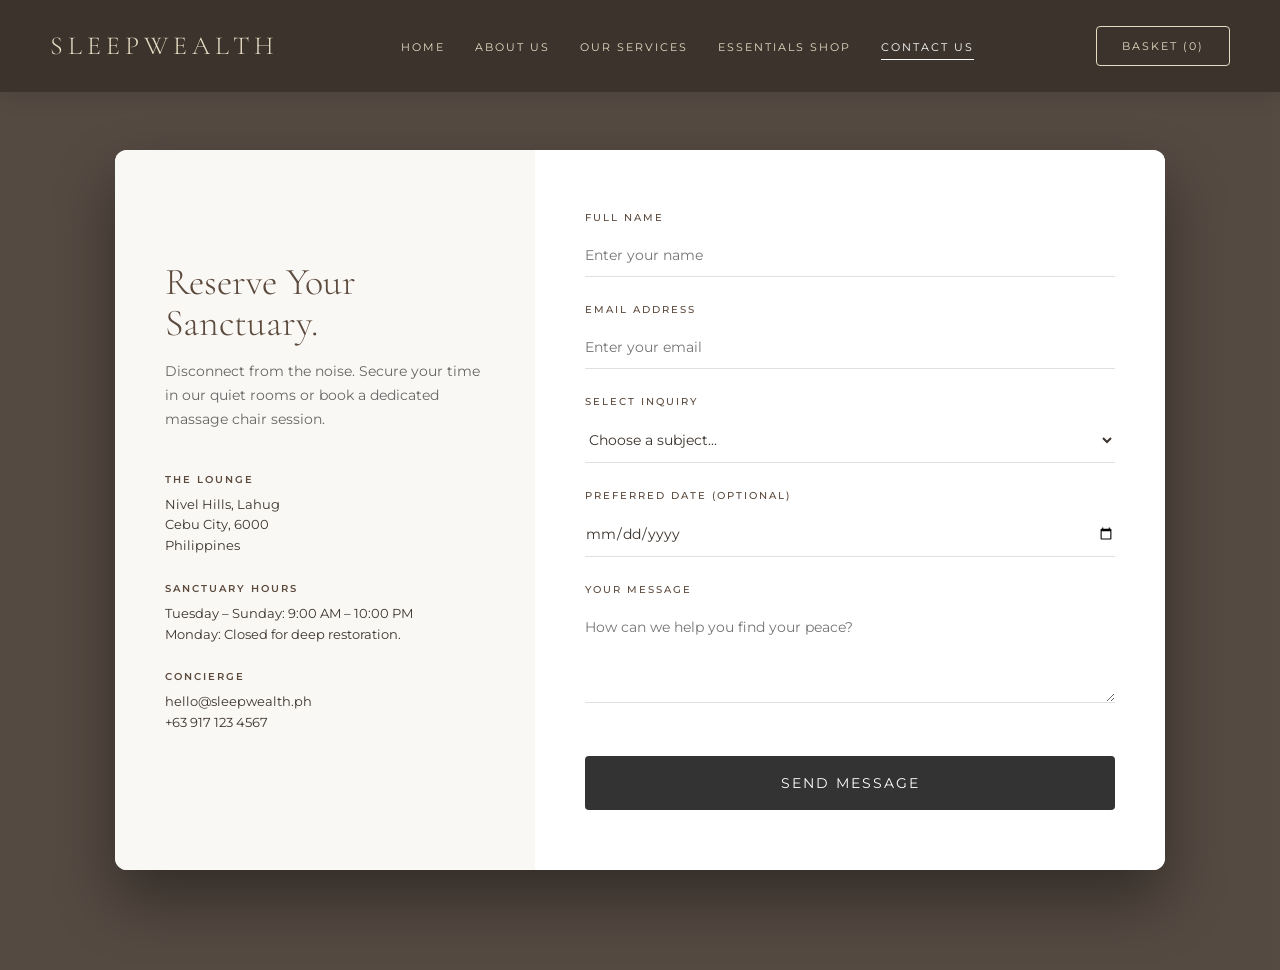
<file: contact.html>
<!DOCTYPE html>
<html lang="en">
<head>
    <meta charset="UTF-8">
    <meta name="viewport" content="width=device-width, initial-scale=1.0">
    <title>Sleepwealth | Contact & Reservations</title>
    
    <link rel="stylesheet" href="style.css">
    
    <link href="https://fonts.googleapis.com/css2?family=Cormorant+Garamond:ital,wght@0,300;0,500;1,300&family=Montserrat:wght@300;400;500&display=swap" rel="stylesheet">
    
    <link rel="stylesheet" href="https://cdn.snipcart.com/themes/v3.0.31/default/snipcart.css" />
</head>
<body class="fade-in-page">

    <header class="solid-header">
        <div class="logo">SLEEPWEALTH</div>
        <nav>
            <ul class="nav-links">
                <li><a href="index.html">Home</a></li>
                <li><a href="about.html">About Us</a></li>
                <li><a href="index.html#services">Our Services</a></li>
                <li><a href="index.html#shop">Essentials Shop</a></li>
                <li><a href="contact.html" style="color: white; border-bottom: 1px solid white; padding-bottom: 5px;">Contact Us</a></li>
            </ul>
        </nav>
        <div class="header-cta">
            <button class="book-btn snipcart-checkout">
                Basket (<span class="snipcart-items-count">0</span>)
            </button>
        </div>
    </header>

    <section class="contact-section">
        <div class="contact-container">
            
            <div class="contact-info">
                <h2>Reserve Your <br>Sanctuary.</h2>
                <p>Disconnect from the noise. Secure your time in our quiet rooms or book a dedicated massage chair session.</p>
                
                <div class="info-block">
                    <h4>The Lounge</h4>
                    <p>Nivel Hills, Lahug<br>Cebu City, 6000<br>Philippines</p>
                </div>
                
                <div class="info-block">
                    <h4>Sanctuary Hours</h4>
                    <p>Tuesday – Sunday: 9:00 AM – 10:00 PM<br>Monday: Closed for deep restoration.</p>
                </div>

                <div class="info-block">
                    <h4>Concierge</h4>
                    <p>hello@sleepwealth.ph<br>+63 917 123 4567</p>
                </div>
            </div>

            <div class="contact-form">
                <form id="contactForm">
                    <div class="input-group">
                        <label for="name">Full Name</label>
                        <input type="text" id="name" placeholder="Enter your name" required>
                    </div>

                    <div class="input-group">
                        <label for="email">Email Address</label>
                        <input type="email" id="email" placeholder="Enter your email" required>
                    </div>

                    <div class="input-group">
                        <label for="service">Select Inquiry</label>
                        <select id="service" required>
                            <option value="" disabled selected>Choose a subject...</option>
                            <option value="massage">Massage Chair Reservation</option>
                            <option value="quiet-room">Quiet Room Access</option>
                            <option value="products">Shop Essentials Inquiry</option>
                            <option value="other">General Question</option>
                        </select>
                    </div>

                    <div class="input-group">
                        <label for="date">Preferred Date (Optional)</label>
                        <input type="date" id="date">
                    </div>

                    <div class="input-group">
                        <label for="message">Your Message</label>
                        <textarea id="message" rows="4" placeholder="How can we help you find your peace?" required></textarea>
                    </div>

            <button type="submit" class="submit-res-btn" style="margin-top: 20px;">Send Message</button>
                </form>
            </div>

        </div>
    </section>

    <div hidden id="snipcart" 
         data-api-key="ZjcyM2M0YTAtOWQ5Zi00ODljLTkwZDQtMDY2Mzk1NTE3ZDMyNjM5MTAwMDE5Mzc3NTAxNTI1" 
         data-currency="php"></div>
    <script async src="https://cdn.snipcart.com/themes/v3.0.31/default/snipcart.js"></script>
    <script src="script.js"></script>
</body>
</html>
</file>
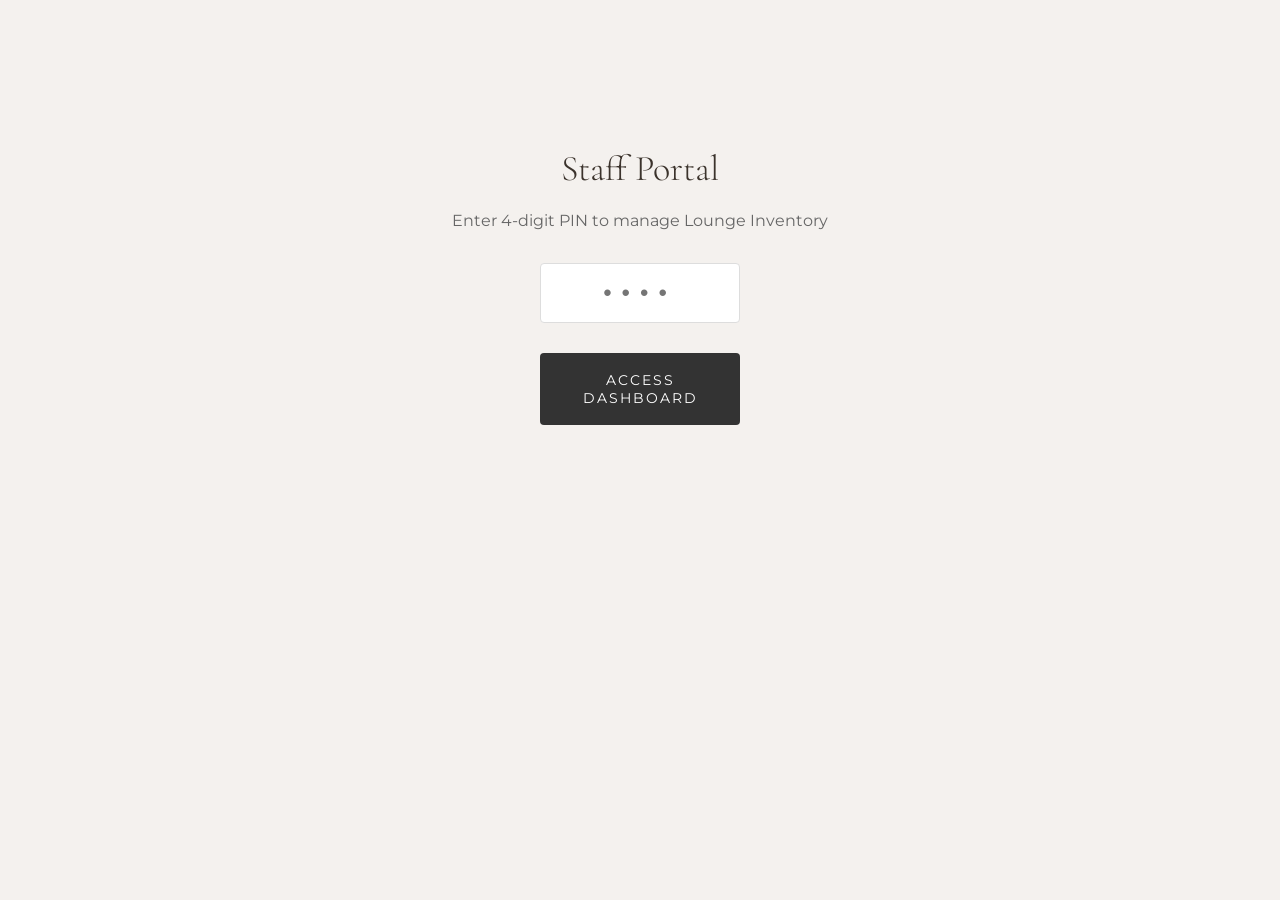
<file: inventory.html>
<!DOCTYPE html>
<html lang="en">
<head>
    <meta charset="UTF-8">
    <meta name="viewport" content="width=device-width, initial-scale=1.0">
    <title>Sleepwealth | Staff Portal</title>
    <link rel="stylesheet" href="style.css">
    <link href="https://fonts.googleapis.com/css2?family=Cormorant+Garamond:wght@300;500&family=Montserrat:wght@300;400;600&display=swap" rel="stylesheet">
    <style>
        .admin-body { background: #f4f1ee; min-height: 100vh; padding: 40px 20px; font-family: 'Montserrat', sans-serif; }
        .admin-container { max-width: 1100px; margin: 0 auto; background: white; padding: 40px; border-radius: 8px; box-shadow: 0 10px 30px rgba(0,0,0,0.05); }
        .auth-screen { text-align: center; padding: 100px 0; }
        .pin-input { padding: 15px; font-size: 24px; text-align: center; letter-spacing: 10px; border: 1px solid #ddd; width: 200px; margin-bottom: 20px; border-radius: 4px; }
        .dashboard { display: none; }
        .stats-grid { display: flex; gap: 20px; margin-bottom: 40px; flex-wrap: wrap; }
        .stat-card { flex: 1; min-width: 220px; background: #FAF8F5; padding: 25px; border-left: 4px solid #5C4A3D; border-radius: 4px; position: relative; }
        .stat-card h4 { font-size: 11px; text-transform: uppercase; color: #888; margin-bottom: 10px; letter-spacing: 1px; }
        .stat-card p { font-family: 'Cormorant Garamond', serif; font-size: 28px; font-weight: bold; color: #3B332C; margin-bottom: 10px; }
        .edit-link { font-size: 10px; color: #5C4A3D; text-decoration: underline; cursor: pointer; text-transform: uppercase; font-weight: 600; }
        table { width: 100%; border-collapse: collapse; margin-top: 20px; }
        th { text-align: left; background: #f9f9f9; padding: 15px; font-size: 12px; text-transform: uppercase; color: #666; }
        td { padding: 15px; border-bottom: 1px solid #eee; font-size: 14px; }
        .status-badge { padding: 4px 10px; border-radius: 12px; font-size: 11px; font-weight: 600; text-transform: uppercase; }
        .status-confirmed { background: #eef7ee; color: #2e7d32; }
        .btn-reset { background: #3B332C; color: white; border: none; padding: 12px 25px; cursor: pointer; border-radius: 4px; font-size: 11px; text-transform: uppercase; letter-spacing: 1px; }
    </style>
</head>
<body class="admin-body">

    <div id="authScreen" class="auth-screen">
        <h2 style="font-family: 'Cormorant Garamond', serif; font-size: 36px; margin-bottom: 10px;">Staff Portal</h2>
        <p style="color: #666; margin-bottom: 30px;">Enter 4-digit PIN to manage Lounge Inventory</p>
        <input type="password" id="pinCode" class="pin-input" maxlength="4" placeholder="••••">
        <br>
        <button onclick="checkAccess()" class="submit-res-btn" style="width: 200px;">Access Dashboard</button>
    </div>

    <div id="dashboard" class="dashboard">
        <div class="admin-container">
            <div style="display: flex; justify-content: space-between; align-items: center; margin-bottom: 30px; border-bottom: 1px solid #eee; padding-bottom: 20px;">
                <h2 style="font-family: 'Cormorant Garamond', serif; font-size: 32px;">Lounge Inventory & Bookings</h2>
                <button onclick="logout()" style="background: none; border: none; color: #888; cursor: pointer; text-decoration: underline;">Logout</button>
            </div>

            <div class="stats-grid">
                <div class="stat-card">
                    <h4>Massage Chair Capacity</h4>
                    <p id="statChairs">5 / 5</p>
                    <span class="edit-link" onclick="updateCount('chairs', 'Total Massage Chairs')">Edit Capacity</span>
                </div>
                <div class="stat-card">
                    <h4>Retail: Eye Masks</h4>
                    <p id="statMasks">45 Units</p>
                    <span class="edit-link" onclick="updateCount('masks', 'Eye Mask Stock')">Update Stock</span>
                </div>
                <div class="stat-card">
                    <h4>Retail: Scents</h4>
                    <p id="statScents">32 Units</p>
                    <span class="edit-link" onclick="updateCount('scents', 'Scent Bottle Stock')">Update Stock</span>
                </div>
                <div class="stat-card">
                    <h4>Retail: Headphones</h4>
                    <p id="statPhones">18 Units</p>
                    <span class="edit-link" onclick="updateCount('phones', 'Headphone Stock')">Update Stock</span>
                </div>
            </div>

            <h3 style="font-family: 'Cormorant Garamond', serif; font-size: 24px; margin-top: 40px;">Live Reservation Log</h3>
            <table>
                <thead>
                    <tr>
                        <th>Ref ID</th>
                        <th>Guest</th>
                        <th>Service Type</th>
                        <th>Discount</th>
                        <th>Status</th>
                    </tr>
                </thead>
                <tbody id="reservationLog"></tbody>
            </table>
            
            <div style="margin-top: 40px; text-align: center; border-top: 1px solid #eee; padding-top: 30px;">
                <button onclick="resetLounge()" class="btn-reset">Reset Daily Bookings (Clear All Chairs)</button>
            </div>
        </div>
    </div>

    <script src="admin.js"></script>
</body>
</html>
</file>
<file: style.css>
/* =========================================
   SLEEPWEALTH REST LOUNGE | GLOBAL STYLES
   ========================================= */
:root {
    --forest: #5C4A3D;    
    --sand: #E8DCC4;      
    --pearl: #FAF8F5;     
    --charcoal: #3B332C;  
}

*, *::before, *::after { 
    margin: 0; 
    padding: 0; 
    box-sizing: border-box !important;
}

html { scroll-behavior: smooth; }

body { 
    background-color: var(--pearl); 
    font-family: 'Montserrat', sans-serif; 
    color: var(--charcoal);
    line-height: 1.6;
    overflow-x: hidden; 
}

h1, h2, h3, .logo { 
    font-family: 'Cormorant Garamond', serif; 
    font-weight: 300; 
}

/* =========================================
   NAVIGATION & HEADER
   ========================================= */
header {
    position: fixed;
    top: 0; left: 0; width: 100%;
    display: flex; justify-content: space-between; align-items: center;
    padding: 25px 50px;
    z-index: 100;
    background: rgba(250, 248, 245, 0.15); 
    backdrop-filter: blur(12px); -webkit-backdrop-filter: blur(12px);
    border-bottom: 1px solid rgba(255,255,255,0.1);
    transition: all 0.4s ease;
}

.logo { font-size: 26px; letter-spacing: 5px; color: #E8DCC4; transition: all 0.4s ease; }
.nav-links { list-style: none; display: flex; gap: 30px; flex-wrap: wrap; }
.nav-links a { text-decoration: none; color: #E8DCC4; font-size: 11px; letter-spacing: 2px; text-transform: uppercase; transition: 0.3s; }
.nav-links a:hover { color: white; }

.book-btn {
    padding: 12px 25px; border: 1px solid #E8DCC4; background: transparent;
    color: #E8DCC4; font-family: 'Montserrat', sans-serif; font-size: 11px;
    letter-spacing: 2px; text-transform: uppercase; cursor: pointer; transition: 0.4s ease;
    white-space: nowrap; border-radius: 4px;
}
.book-btn:hover { background: #E8DCC4; color: var(--forest); }

/* THE MINIMIZED SCROLL STATE */
header.header-scrolled {
    padding: 10px 50px !important; 
    background: rgba(59, 51, 44, 0.98) !important;
    box-shadow: 0 4px 20px rgba(0,0,0,0.15) !important;
    border-bottom: none !important;
}
header.header-scrolled .logo { font-size: 20px; }
header.header-scrolled .book-btn { padding: 8px 18px; }

/* SOLID HEADER FOR SUBPAGES (About Us) */
header.solid-header {
    background: var(--charcoal) !important;
    box-shadow: 0 4px 20px rgba(0,0,0,0.1) !important;
    border-bottom: none !important;
}

/* =========================================
   HERO SECTION 
   ========================================= */
.hero {
    height: 100vh; background-color: #A39182;
    background-image: url('https://images.pexels.com/photos/36234409/pexels-photo-36234409.jpeg');
    background-position: center; background-size: cover; background-attachment: fixed;
    display: flex; align-items: center; padding: 0 10%; position: relative;
}
.hero-overlay {
    position: absolute; top: 0; left: 0; width: 100%; height: 100%;
    background: linear-gradient(to right, rgba(44, 44, 44, 0.6), rgba(44, 44, 44, 0.15));
}
.hero-content { position: relative; z-index: 10; color: white; max-width: 650px; }
.hero-content h1 { font-size: 72px; line-height: 1.1; margin: 20px 0 40px; }
.hero-content .subtitle { letter-spacing: 4px; text-transform: uppercase; font-size: 13px; color: var(--sand); }

.hero-btns { display: flex; gap: 20px; flex-wrap: wrap; }
.btn-primary { background: var(--sand); color: var(--forest); padding: 15px 30px; text-decoration: none; font-size: 11px; text-transform: uppercase; letter-spacing: 2px; transition: 0.3s; border-radius: 4px;}
.btn-primary:hover { background: white; }
.btn-secondary { background: transparent; color: white; padding: 15px 30px; text-decoration: none; font-size: 11px; text-transform: uppercase; letter-spacing: 2px; border: 1px solid white; transition: 0.3s; border-radius: 4px;}
.btn-secondary:hover { background: white; color: var(--forest); }

/* =========================================
   EXPERIENCE & OWNERS
   ========================================= */
.experience { display: flex; align-items: center; padding: 120px 10%; gap: 80px; flex-wrap: wrap; }
.exp-text { flex: 1 1 400px; }
.exp-text h2 { font-size: 50px; margin: 20px 0; color: var(--forest); line-height: 1.1; }
.tag { color: var(--forest); opacity: 0.7; font-size: 11px; letter-spacing: 3px; text-transform: uppercase; font-weight: 500;}
.exp-image { flex: 1 1 400px; position: relative; }
.exp-image img { width: 100%; height: 600px; object-fit: cover; border-radius: 4px; box-shadow: 0 20px 50px rgba(0,0,0,0.05); }

/* =========================================
   SERVICES & SHOP 
   ========================================= */
.services, .essentials-shop { padding: 100px 10%; background-color: var(--pearl); }
.section-title { text-align: center; margin-bottom: 80px; }
.section-title h2 { font-size: 48px; color: var(--forest); margin-top: 10px; }

.services-grid, .essentials-grid { display: flex; justify-content: center; gap: 30px; flex-wrap: wrap; max-width: 1200px; margin: 0 auto; }
.service-card, .product-card { background: white; flex: 1 1 300px; max-width: 380px; border: 1px solid #EAEAEA; border-radius: 6px; overflow: hidden; transition: all 0.4s ease; box-shadow: 0 4px 15px rgba(0,0,0,0.03); }

.card-img { width: 100%; height: 250px; overflow: hidden; }
.card-img img { width: 100%; height: 100%; object-fit: cover; transition: transform 0.8s ease; }
.service-card:hover .card-img img, .product-card:hover .card-img img { transform: scale(1.08); }
.service-card:hover, .product-card:hover { transform: translateY(-8px); box-shadow: 0 15px 35px rgba(59, 51, 44, 0.1); }

.card-content { padding: 35px 30px; text-align: center; }
.card-content h3 { font-size: 26px; margin-bottom: 10px; color: var(--forest); }
.card-content .price { font-size: 32px; font-weight: 300; margin-bottom: 20px; color: var(--charcoal); }
.card-content p { font-size: 14px; color: #666; margin-bottom: 25px; line-height: 1.6; }

/* =========================================
   SLEEPWEALTH RESERVATION SECTION
   ========================================= */
.reservation-section { padding: 100px 20px; background-color: #f9f8f6; display: flex; justify-content: center; }
.reservation-container { max-width: 800px; width: 100%; background: #ffffff; padding: 50px; box-shadow: 0 10px 40px rgba(0,0,0,0.03); border-radius: 8px; text-align: center; }
.reservation-container .section-title { margin-bottom: 40px; }
.reservation-form { text-align: left; }
.form-row { display: flex; gap: 20px; margin-bottom: 20px; }
.form-group { flex: 1; display: flex; flex-direction: column; }
.form-group label { font-family: 'Montserrat', sans-serif; font-size: 13px; text-transform: uppercase; letter-spacing: 1px; color: #666; margin-bottom: 8px; }
.form-group input, .form-group select { padding: 15px; border: 1px solid #ddd; border-radius: 4px; font-family: 'Montserrat', sans-serif; font-size: 15px; outline: none; transition: border-color 0.3s; background-color: #fff; }
.form-group input:focus, .form-group select:focus { border-color: #333; }

.submit-res-btn { width: 100%; padding: 18px; margin-top: 10px; background-color: #333; color: #fff; border: none; border-radius: 4px; font-family: 'Montserrat', sans-serif; font-size: 14px; text-transform: uppercase; letter-spacing: 2px; cursor: pointer; transition: 0.3s; }
.submit-res-btn:hover { background-color: #555; }

.res-success-msg { margin-top: 30px; padding: 20px; background-color: #eef7ee; border: 1px solid #c3e6c3; color: #2e7d32; border-radius: 4px; }
.res-success-msg h3 { font-family: 'Cormorant Garamond', serif; font-size: 24px; margin-bottom: 10px; }

/* Live Calculator Add-ons */
.add-ons-group { background: #f9f8f6; padding: 15px 20px; border: 1px solid #ddd; border-radius: 4px; }
.checkbox-list { display: flex; flex-wrap: wrap; gap: 20px; margin-top: 10px; }
.checkbox-list label { font-family: 'Montserrat', sans-serif; font-size: 14px; color: #333; display: flex; align-items: center; gap: 8px; cursor: pointer; }
.checkbox-list input[type="checkbox"] { width: 18px; height: 18px; cursor: pointer; accent-color: #333; }
.live-total-box { background-color: #efede7; padding: 20px; border-radius: 4px; text-align: right; margin-bottom: 25px; border-left: 5px solid #333; }
.live-total-box h4 { font-family: 'Montserrat', sans-serif; font-size: 16px; color: #555; text-transform: uppercase; letter-spacing: 1px; }
.live-total-box span { font-family: 'Cormorant Garamond', serif; font-weight: bold; font-size: 32px; color: #333; margin-left: 15px; }

/* =========================================
   CONTACT PAGE (LUXURY REDESIGN)
   ========================================= */
.contact-section { padding: 150px 5% 100px; min-height: 100vh; display: flex; justify-content: center; align-items: center; background-color: #A39182; background-image: url('https://images.pexels.com/photos/6629088/pexels-photo-6629088.jpeg?auto=compress&cs=tinysrgb&w=1920'); background-size: cover; background-position: center; position: relative; }
.contact-section::before { content: ''; position: absolute; top: 0; left: 0; width: 100%; height: 100%; background: rgba(59, 51, 44, 0.75); z-index: 1; }
.contact-container { display: flex; flex-direction: row; background: white; width: 100%; max-width: 1050px; box-shadow: 0 30px 60px rgba(0,0,0,0.4); border-radius: 12px; overflow: hidden; position: relative; z-index: 2; margin: 0 auto; }
.contact-info { flex: 0 0 40%; background: var(--pearl); padding: 60px 50px; display: flex; flex-direction: column; justify-content: center; }
.contact-info h2 { font-size: 38px; margin-bottom: 15px; color: var(--forest); line-height: 1.1; }
.contact-info > p { font-size: 14px; color: #666; margin-bottom: 40px; line-height: 1.7; }
.info-block { margin-bottom: 25px; }
.info-block h4 { font-family: 'Montserrat', sans-serif; font-size: 10px; text-transform: uppercase; letter-spacing: 2px; color: var(--forest); margin-bottom: 6px; font-weight: 600; }
.info-block p { margin-bottom: 0; font-size: 13px; color: var(--charcoal); line-height: 1.6; }
.contact-form { flex: 0 0 60%; padding: 60px 50px; background: white; display: flex; flex-direction: column; justify-content: center; }
.contact-form form { width: 100%; }
.input-group { margin-bottom: 25px; width: 100%; }
.input-group label { display: block; font-size: 10px; text-transform: uppercase; letter-spacing: 2px; color: var(--forest); margin-bottom: 8px; font-weight: 500; }
.input-group input, .input-group select, .input-group textarea { width: 100%; padding: 12px 0; border: none; border-bottom: 1px solid #E0E0E0; background: transparent; font-family: 'Montserrat', sans-serif; font-size: 14px; color: var(--charcoal); transition: 0.3s; outline: none; box-sizing: border-box; }
.input-group input:focus, .input-group select:focus, .input-group textarea:focus { border-bottom: 1px solid var(--forest); }

/* =========================================
   ABOUT US & TEAM STYLES
   ========================================= */
.about-page { background-color: var(--pearl); padding-top: 120px; }
.story-section { padding: 60px 10%; background-color: var(--pearl); }
.story-container { display: flex; align-items: center; gap: 60px; max-width: 1200px; margin: 0 auto; flex-wrap: wrap; }
.story-text { flex: 1 1 400px; }
.story-text h2 { font-size: 48px; color: var(--forest); margin: 15px 0 25px; line-height: 1.1; }
.story-text p { font-size: 15px; color: var(--charcoal); margin-bottom: 20px; line-height: 1.8; }
.story-img { flex: 1 1 400px; }
.story-img img { width: 100%; height: 500px; object-fit: cover; border-radius: 6px; box-shadow: 0 10px 30px rgba(59, 51, 44, 0.1); }

.team-section { padding: 40px 10% 100px; background-color: var(--pearl); }
.team-grid { display: flex; justify-content: center; gap: 40px; flex-wrap: wrap; max-width: 1200px; margin: 0 auto; }
.team-card { flex: 1 1 280px; max-width: 330px; text-align: center; }
.team-card img { width: 100%; height: 380px; object-fit: cover; border-radius: 6px; filter: grayscale(100%); transition: all 0.5s ease; margin-bottom: 20px; }
.team-card:hover img { filter: grayscale(0%); transform: scale(1.03); }
.team-info h3 { font-size: 26px; color: var(--forest); margin-bottom: 5px; }
.team-info .role { font-family: 'Montserrat', sans-serif; font-size: 12px; text-transform: uppercase; letter-spacing: 2px; color: #A39182; font-weight: 500; }

/* =========================================
   MOBILE RESPONSIVENESS
   ========================================= */
@media (max-width: 992px) { 
    header { padding: 15px; flex-direction: row; flex-wrap: wrap; justify-content: space-between; }
    .logo { font-size: 18px; order: 1; }
    .header-cta { order: 2; } 
    .book-btn { padding: 8px 14px; font-size: 10px; }
    nav { order: 3; width: 100%; margin-top: 15px; }
    .nav-links { justify-content: flex-start; flex-wrap: nowrap; overflow-x: auto; padding-bottom: 5px; gap: 20px; -webkit-overflow-scrolling: touch; }
    .nav-links::-webkit-scrollbar { display: none; } 

    header.header-scrolled { padding: 10px 15px !important; }
    header.header-scrolled .logo { font-size: 16px; }

    .hero-content h1 { font-size: 42px; margin: 15px 0 25px; }
    .experience, .services, .essentials-shop, .team-section, .story-section { padding: 60px 5%; gap: 40px; }
    
    .contact-section { padding: 130px 5% 60px; } 
    .contact-container { flex-direction: column; width: 100%; max-width: 100%; }
    .contact-info, .contact-form { padding: 40px 20px; } 

    .team-grid { gap: 40px; }
    .team-img-wrapper { height: 350px; } 
    .exp-image img, .story-img img { height: 300px; }
}

@media (max-width: 600px) {
    .form-row { flex-direction: column; gap: 0; }
    .form-group { margin-bottom: 20px; }
    .header-cta { flex-direction: column; gap: 5px; align-items: flex-end; }
}
/* =========================================
   LIVE AVAILABILITY BADGES
   ========================================= */
.availability-badge {
    position: absolute;
    top: 15px;
    right: 15px;
    background: rgba(46, 125, 50, 0.9); /* Deep Green for Available */
    color: white;
    padding: 6px 14px;
    border-radius: 20px;
    font-family: 'Montserrat', sans-serif;
    font-size: 11px;
    font-weight: 600;
    text-transform: uppercase;
    letter-spacing: 1px;
    z-index: 2;
    box-shadow: 0 4px 10px rgba(0,0,0,0.2);
    transition: background 0.3s ease;
}

.availability-badge.full {
    background: rgba(211, 47, 47, 0.9); /* Deep Red for Full */
}
</file>
